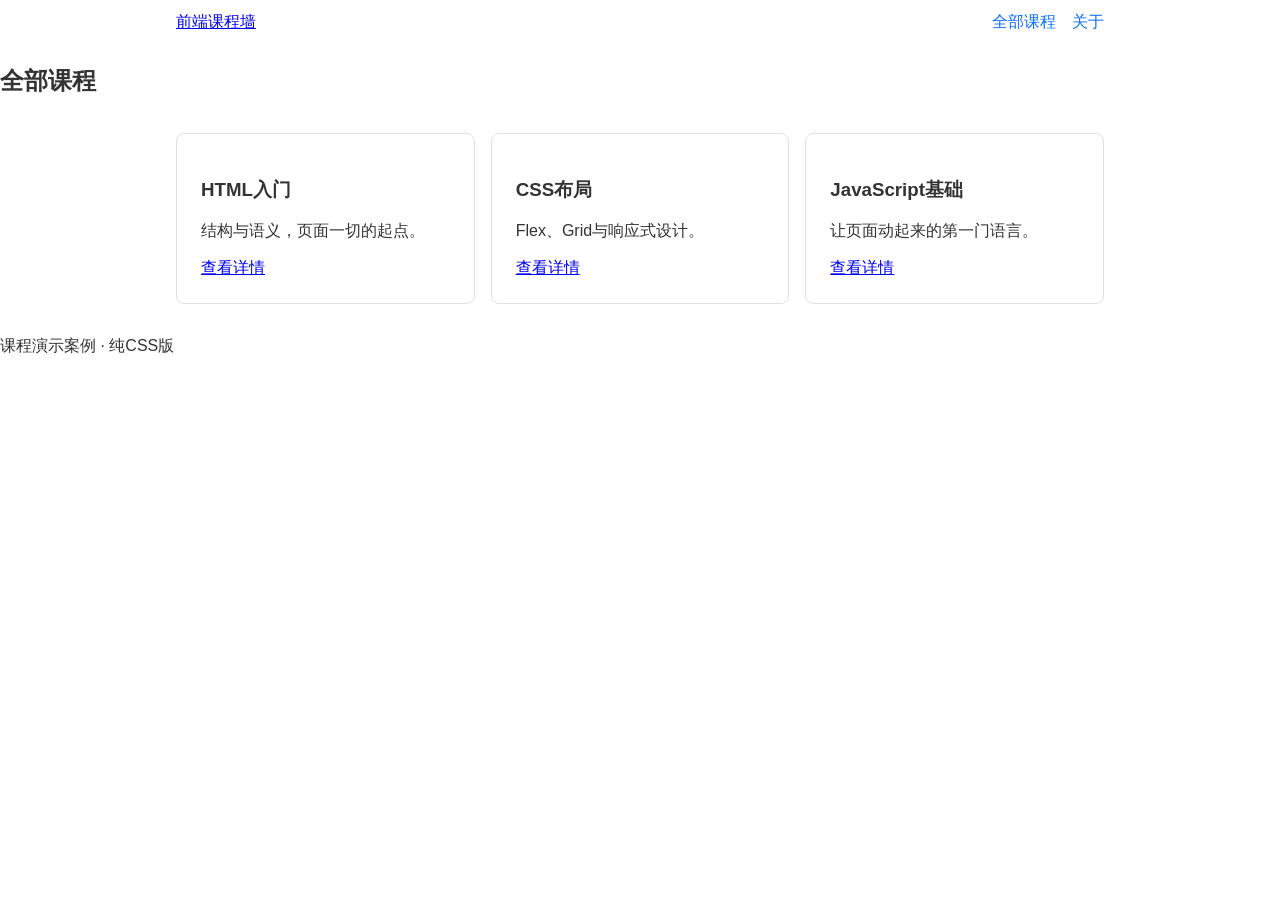
<file: courses-page/index.html>
<!DOCTYPE html>
<html lang="zh-CN">
<head>
  <meta charset="UTF-8">
  <meta name="viewport" content="width=device-width, initial-scale=1.0">
  <title>课程展示</title>
  <link rel="stylesheet" href="css/courses.css">
</head>
<body>
  <header class="site-header">
    <div class="nav-wrap">
      <a class="logo" href="#">前端课程墙</a>
      <nav class="main-nav">
        <a href="#courses">全部课程</a>
        <a href="#about">关于</a>
      </nav>
    </div>
  </header>
  <main>
    <section id="courses">
      <h2>全部课程</h2>
      <div class="card-grid">
				<article class="course-card">
					<h3>HTML入门</h3>
					<p>结构与语义，页面一切的起点。</p>
					<a href="#">查看详情</a>
				</article>
				<article class="course-card">
					<h3>CSS布局</h3>
					<p>Flex、Grid与响应式设计。</p>
					<a href="#">查看详情</a>
				</article>
				<article class="course-card">
					<h3>JavaScript基础</h3>
					<p>让页面动起来的第一门语言。</p>
					<a href="#">查看详情</a>
				</article>
      </div>
    </section>
  </main>
  
  <footer><p>课程演示案例 · 纯CSS版</p></footer>
</body>
</html>
</file>
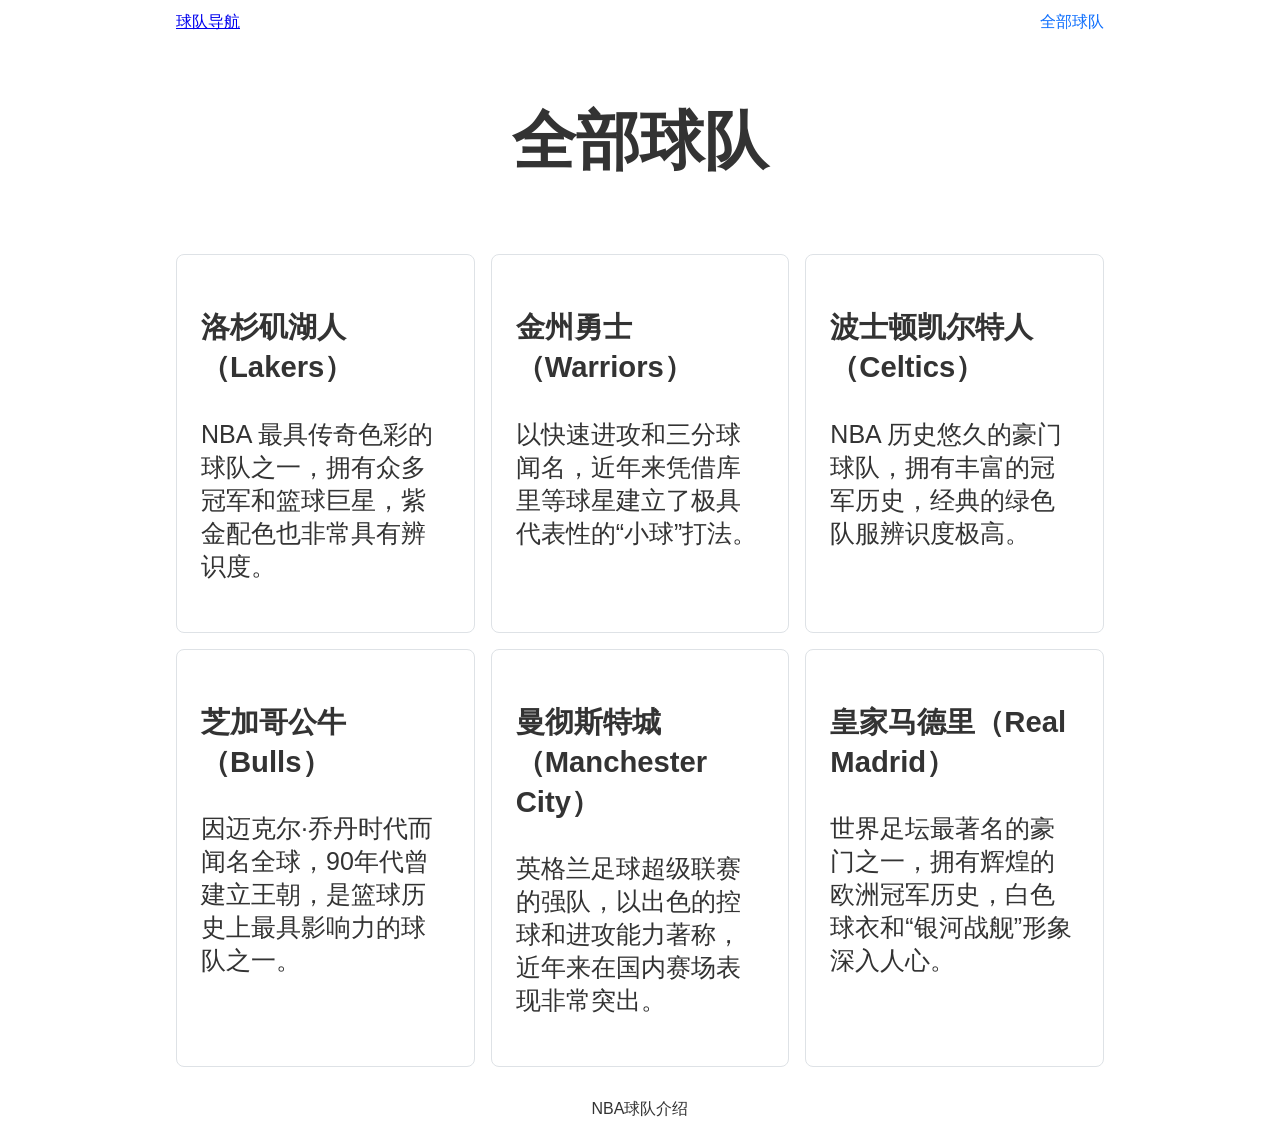
<file: topic-page/index.html>
<!DOCTYPE html>
<html lang="zh-CN">
<head>
  <meta charset="UTF-8">
  <meta name="viewport" content="width=device-width, initial-scale=1.0">
  <title>球队介绍</title>
  <link rel="stylesheet" href="css/style.css">
</head>

<body>
  <header class="site-header">
    <div class="nav-wrap">
      <a class="logo" href="#">球队导航</a>
      <nav class="main-nav">
        <a href="#team">全部球队</a>
      </nav>
    </div>
  </header>
  <main>
    <section id="team">
      <h2 class="title">全部球队</h2>
      <div class="card-grid">
				<article class="team-card">
					<h3>洛杉矶湖人（Lakers）</h3>
					<p>NBA 最具传奇色彩的球队之一，拥有众多冠军和篮球巨星，紫金配色也非常具有辨识度。</p>
				</article>
        
				<article class="team-card">
					<h3>金州勇士（Warriors）</h3>
					<p>以快速进攻和三分球闻名，近年来凭借库里等球星建立了极具代表性的“小球”打法。</p>
				</article>

				<article class="team-card">
					<h3>波士顿凯尔特人（Celtics）</h3>
					<p>NBA 历史悠久的豪门球队，拥有丰富的冠军历史，经典的绿色队服辨识度极高。</p>
				</article>

        <article class="team-card">
					<h3>芝加哥公牛（Bulls）</h3>
					<p>因迈克尔·乔丹时代而闻名全球，90年代曾建立王朝，是篮球历史上最具影响力的球队之一。</p>
				</article>

        <article class="team-card">
					<h3>曼彻斯特城（Manchester City）</h3>
					<p>英格兰足球超级联赛的强队，以出色的控球和进攻能力著称，近年来在国内赛场表现非常突出。</p>
				</article>

        <article class="team-card">
					<h3>皇家马德里（Real Madrid）</h3>
					<p>世界足坛最著名的豪门之一，拥有辉煌的欧洲冠军历史，白色球衣和“银河战舰”形象深入人心。</p>
				</article>
      </div>
    </section>
  </main>
  
  <footer><p>NBA球队介绍</p></footer>
</body>
</html>
</file>
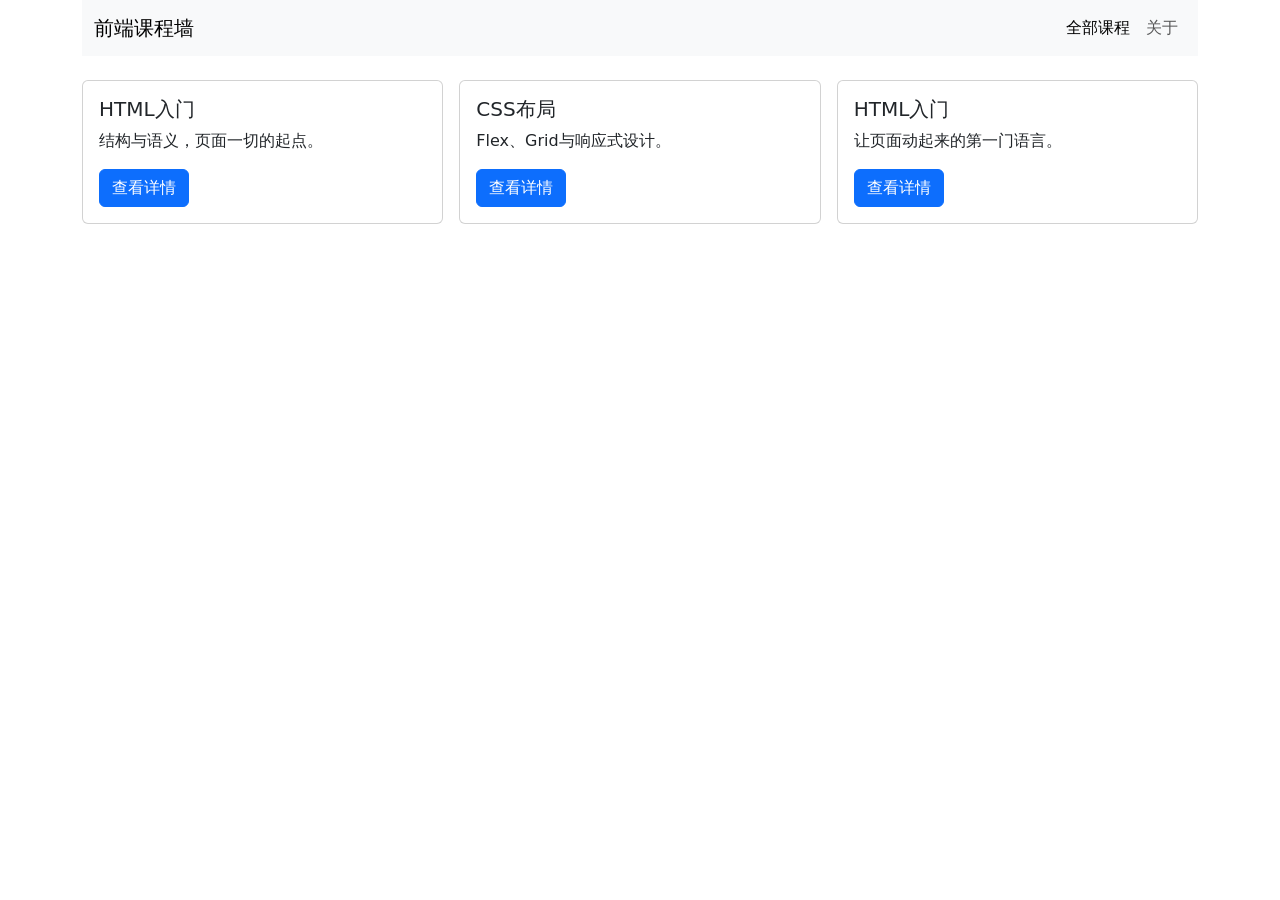
<file: bootstrap.html>
<!DOCTYPE html>
<html lang="zh-CN">
<head>
  <meta charset="UTF-8">
  <meta name="viewport" content="width=device-width, initial-scale=1.0">
  <title>课程展示</title>
	<link href="https://cdn.jsdelivr.net/npm/bootstrap@5.3.3/dist/css/bootstrap.min.css" rel="stylesheet">
	<script src="https://cdn.jsdelivr.net/npm/bootstrap@5.3.3/dist/js/bootstrap.bundle.min.js"></script>
  <!-- <link rel="stylesheet" href="css/courses.css"> -->
</head>
<body>
	<div class="container">
		<nav class="navbar navbar-expand-md bg-body-tertiary mb-4">
			<div class="container">
				<a class="navbar-brand" href="#">前端课程墙</a>
				<div class="navbar-nav">
					<a class="nav-link active" href="#">全部课程</a>
					<a class="nav-link" href="#">关于</a>
				</div>
			</div>
		</nav>
		<div class="row g-3">
			<div class="col-md-6 col-lg-4">
				<div class="card">
					<div class="card-body">
						<h5 class="card-title">HTML入门</h5>
						<p class="card-text">结构与语义，页面一切的起点。</p>
						<a href="#" class="btn btn-primary">查看详情</a>
					</div>
				</div>
			</div>
			
			<div class="col-md-6 col-lg-4">
				<div class="card">
					<div class="card-body">
						<h5 class="card-title">CSS布局</h5>
						<p class="card-text">Flex、Grid与响应式设计。</p>
						<a href="#" class="btn btn-primary">查看详情</a>
					</div>
				</div>
			</div>

			<div class="col-md-6 col-lg-4">
				<div class="card">
					<div class="card-body">
						<h5 class="card-title">HTML入门</h5>
						<p class="card-text">让页面动起来的第一门语言。</p>
						<a href="#" class="btn btn-primary">查看详情</a>
					</div>
				</div>
			</div>
		</div>
	</div>
</body>
</html>
</file>
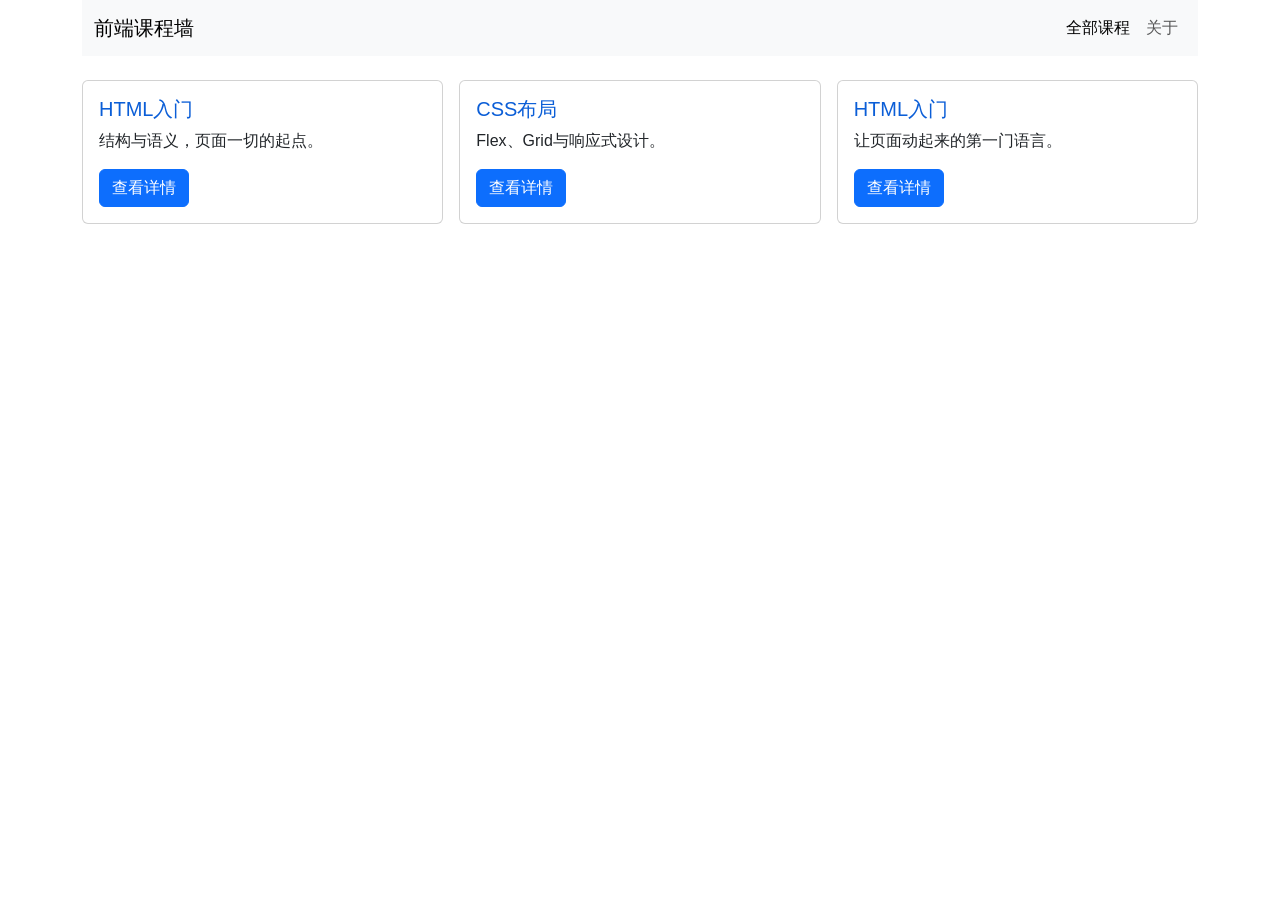
<file: courses-page/bootstrap.html>
<!DOCTYPE html>
<html lang="zh-CN">
<head>
  <meta charset="UTF-8">
  <meta name="viewport" content="width=device-width, initial-scale=1.0">
  <title>课程展示</title>
	<link href="https://cdn.jsdelivr.net/npm/bootstrap@5.3.3/dist/css/bootstrap.min.css" rel="stylesheet">
	<script src="https://cdn.jsdelivr.net/npm/bootstrap@5.3.3/dist/js/bootstrap.bundle.min.js"></script>
  <link rel="stylesheet" href="css/courses.css">
</head>
<body>
	<div class="container">
		<nav class="navbar navbar-expand-md bg-body-tertiary mb-4">
			<div class="container">
				<a class="navbar-brand" href="#">前端课程墙</a>
				<div class="navbar-nav">
					<a class="nav-link active" href="#">全部课程</a>
					<a class="nav-link" href="#">关于</a>
				</div>
			</div>
		</nav>
		<div class="row g-3">
			<div class="col-md-6 col-lg-4">
				<div class="card">
					<div class="card-body">
						<h5 class="card-title">HTML入门</h5>
						<p class="card-text">结构与语义，页面一切的起点。</p>
						<a href="#" class="btn btn-primary">查看详情</a>
					</div>
				</div>
			</div>
			
			<div class="col-md-6 col-lg-4">
				<div class="card">
					<div class="card-body">
						<h5 class="card-title">CSS布局</h5>
						<p class="card-text">Flex、Grid与响应式设计。</p>
						<a href="#" class="btn btn-primary">查看详情</a>
					</div>
				</div>
			</div>

			<div class="col-md-6 col-lg-4">
				<div class="card">
					<div class="card-body">
						<h5 class="card-title">HTML入门</h5>
						<p class="card-text">让页面动起来的第一门语言。</p>
						<a href="#" class="btn btn-primary">查看详情</a>
					</div>
				</div>
			</div>
		</div>
	</div>
</body>
</html>
</file>
<file: courses-page/css/courses.css>
* { box-sizing: border-box; }

body {
  font-family: "Microsoft YaHei", sans-serif;
  margin: 0;
  color: #333;
}

.nav-wrap {
  max-width: 960px;
  margin: 0 auto;
  padding: 12px 16px;
  display: flex;
  justify-content: space-between;
  align-items: center;
  flex-wrap: wrap;
  gap: 8px;
}

.main-nav {
  display: flex;
  gap: 16px;
}

.main-nav a { text-decoration: none; color: #0d6efd; }

.card-grid {
  max-width: 960px;
  margin: 0 auto;
  padding: 16px;
  display: grid;
  grid-template-columns: repeat(auto-fit, minmax(260px, 1fr));
  gap: 16px;
}

.course-card {
  border: 1px solid #dee2e6;
  border-radius: 8px;
  padding: 16px;
}

@media (min-width: 992px) {
  .course-card { padding: 24px; }
}

.card .card-title {
  color: #0b5ed7;
}
</file>
<file: topic-page/css/style.css>
* { box-sizing: border-box; }

body {
  font-family: "Microsoft YaHei", sans-serif;
  margin: 0;
  color: #333;
}

.nav-wrap {
  max-width: 960px;
  margin: 0 auto;
  padding: 12px 16px;
  display: flex;
  justify-content: space-between;
  align-items: center;
  flex-wrap: wrap;
  gap: 8px;
}

.main-nav {
  display: flex;
  gap: 16px;
}

.main-nav a { text-decoration: none; color: #0d6efd; }

.title {
  font-size: clamp(25px, 5vw, 64px);
  text-align: center;
}

.card-grid {
  max-width: 960px;
  margin: 0 auto;
  padding: 16px;
  display: grid;
  grid-template-columns: repeat(auto-fit, minmax(260px, 1fr));
  gap: 16px;
}

.team-card {
  border: 1px solid #dee2e6;
  border-radius: 8px;
  padding: 16px;
  font-size: clamp(20px, 4vw, 25px);
}

@media (min-width: 992px) {
  .team-card { padding: 24px; }
}

.card .card-title {
  color: #0b5ed7;
}

footer {
    text-align: center;
}

@media (prefers-color-scheme: dark) {
    body {
        background-color: #121212;
        color: #f5f5f5;
    }

    .team-card {
        background-color: #1e1e1e;
        border-color: #444;
    }

    .main-nav a {
        color: #6ea8fe;
    }
}

@media print {
  /* 隐藏导航 */
  .site-header {
    display: none;
  }

  /* 隐藏页脚  */
  footer {
    display: none;
  }

  /* 正文单栏显示 */
  .card-grid {
    grid-template-columns: 1fr;
  }
}
</file>
